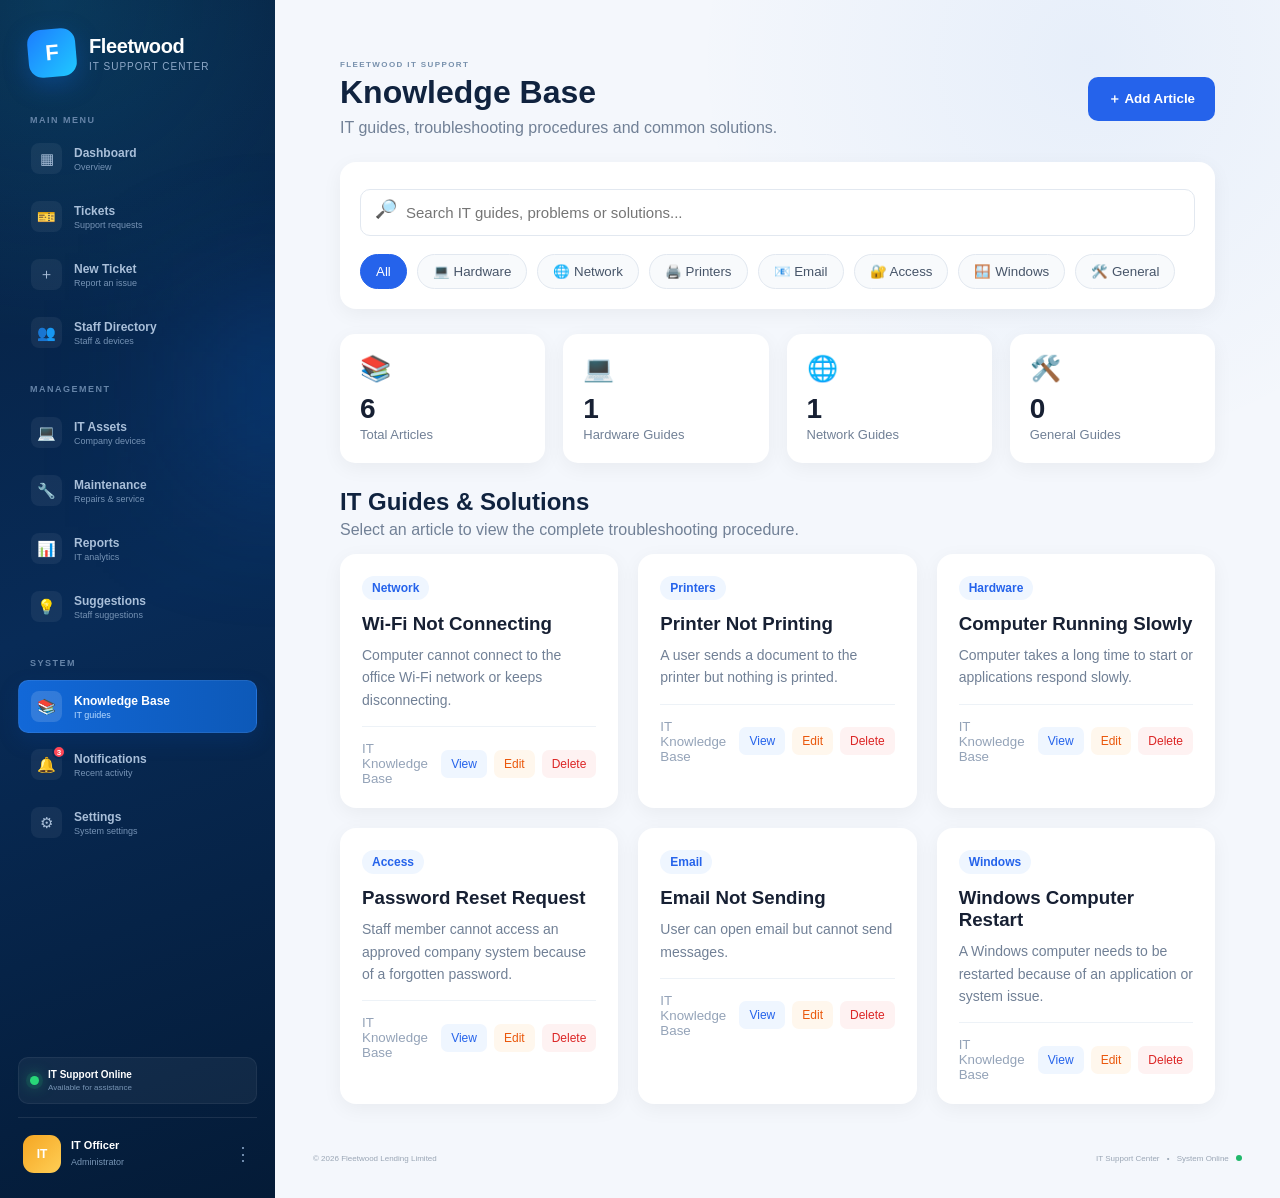
<file: knowledge-base.html>
<!DOCTYPE html>

<html lang="en">

<head>

<meta charset="UTF-8">

<meta
    name="viewport"
    content="width=device-width, initial-scale=1.0"
>

<title>Knowledge Base - Fleetwood IT Support Center</title>

<link
    rel="stylesheet"
    href="style.css"
>

<style>

    /* =====================================================
       KNOWLEDGE BASE
    ====================================================== */

    .kb-page {
        padding: 30px;
    }

    .kb-header {
        display: flex;
        justify-content: space-between;
        align-items: center;
        gap: 20px;
        margin-bottom: 25px;
    }

    .kb-header h1 {
        margin-bottom: 8px;
    }

    .kb-header p {
        color: #718096;
    }

    .kb-add-btn {
        border: none;
        background: #2563eb;
        color: white;
        padding: 13px 20px;
        border-radius: 10px;
        font-weight: 600;
        cursor: pointer;
    }

    .kb-add-btn:hover {
        opacity: 0.9;
    }

    /* SEARCH */

    .kb-search {
        background: white;
        border-radius: 16px;
        padding: 20px;
        margin-bottom: 25px;
        box-shadow: 0 5px 20px rgba(0,0,0,0.05);
    }

    .kb-search-box {
        position: relative;
    }

    .kb-search-box span {
        position: absolute;
        left: 15px;
        top: 50%;
        transform: translateY(-50%);
        font-size: 18px;
    }

    .kb-search-box input {
        width: 100%;
        padding: 14px 15px 14px 45px;
        border: 1px solid #e2e8f0;
        border-radius: 10px;
        outline: none;
        font-size: 15px;
    }

    .kb-search-box input:focus {
        border-color: #2563eb;
    }

    /* CATEGORIES */

    .kb-categories {
        display: flex;
        flex-wrap: wrap;
        gap: 10px;
        margin-top: 18px;
    }

    .category-btn {
        border: 1px solid #e2e8f0;
        background: #f8fafc;
        padding: 9px 15px;
        border-radius: 20px;
        cursor: pointer;
        color: #475569;
    }

    .category-btn.active,
    .category-btn:hover {
        background: #2563eb;
        color: white;
        border-color: #2563eb;
    }

    /* STAT CARDS */

    .kb-stats {
        display: grid;
        grid-template-columns: repeat(4, 1fr);
        gap: 18px;
        margin-bottom: 25px;
    }

    .kb-stat {
        background: white;
        border-radius: 15px;
        padding: 20px;
        box-shadow: 0 5px 20px rgba(0,0,0,0.05);
    }

    .kb-stat-icon {
        font-size: 25px;
        margin-bottom: 10px;
    }

    .kb-stat strong {
        display: block;
        font-size: 28px;
        color: #172033;
    }

    .kb-stat span {
        color: #718096;
        font-size: 13px;
    }

    /* ARTICLES */

    .kb-section-title {
        margin-bottom: 15px;
    }

    .kb-section-title h2 {
        margin-bottom: 5px;
    }

    .kb-section-title p {
        color: #718096;
    }

    .kb-articles {
        display: grid;
        grid-template-columns: repeat(3, 1fr);
        gap: 20px;
    }

    .kb-card {
        background: white;
        border-radius: 16px;
        padding: 22px;
        box-shadow: 0 5px 20px rgba(0,0,0,0.05);
        transition: 0.2s;
    }

    .kb-card:hover {
        transform: translateY(-3px);
    }

    .kb-card-category {
        display: inline-block;
        background: #eff6ff;
        color: #2563eb;
        padding: 5px 10px;
        border-radius: 20px;
        font-size: 12px;
        font-weight: 600;
        margin-bottom: 13px;
    }

    .kb-card h3 {
        margin-bottom: 9px;
        color: #172033;
    }

    .kb-card p {
        color: #718096;
        font-size: 14px;
        line-height: 1.6;
        margin-bottom: 15px;
    }

    .kb-card-footer {
        display: flex;
        justify-content: space-between;
        align-items: center;
        border-top: 1px solid #edf2f7;
        padding-top: 14px;
    }

    .kb-card-footer small {
        color: #94a3b8;
    }

    .kb-card-actions {
        display: flex;
        gap: 7px;
    }

    .kb-view-btn,
    .kb-edit-btn,
    .kb-delete-btn {
        border: none;
        padding: 7px 10px;
        border-radius: 7px;
        cursor: pointer;
        font-size: 12px;
    }

    .kb-view-btn {
        background: #eff6ff;
        color: #2563eb;
    }

    .kb-edit-btn {
        background: #fff7ed;
        color: #ea580c;
    }

    .kb-delete-btn {
        background: #fef2f2;
        color: #dc2626;
    }

    .kb-empty {
        background: white;
        border-radius: 15px;
        padding: 45px;
        text-align: center;
        color: #718096;
        grid-column: 1 / -1;
    }

    /* MODAL */

    .kb-modal {
        display: none;
        position: fixed;
        inset: 0;
        background: rgba(15, 23, 42, 0.65);
        z-index: 9999;
        align-items: center;
        justify-content: center;
        padding: 20px;
    }

    .kb-modal.show {
        display: flex;
    }

    .kb-modal-content {
        background: white;
        width: 100%;
        max-width: 700px;
        max-height: 90vh;
        overflow-y: auto;
        border-radius: 18px;
        padding: 25px;
    }

    .kb-modal-header {
        display: flex;
        justify-content: space-between;
        align-items: center;
        margin-bottom: 20px;
    }

    .kb-close {
        border: none;
        background: #f1f5f9;
        width: 35px;
        height: 35px;
        border-radius: 50%;
        font-size: 20px;
        cursor: pointer;
    }

    .kb-form-group {
        margin-bottom: 17px;
    }

    .kb-form-group label {
        display: block;
        font-weight: 600;
        margin-bottom: 7px;
    }

    .kb-form-group input,
    .kb-form-group select,
    .kb-form-group textarea {
        width: 100%;
        border: 1px solid #dbe2ea;
        border-radius: 9px;
        padding: 12px;
        outline: none;
        font-size: 14px;
    }

    .kb-form-group textarea {
        resize: vertical;
        min-height: 130px;
    }

    .kb-form-group input:focus,
    .kb-form-group select:focus,
    .kb-form-group textarea:focus {
        border-color: #2563eb;
    }

    .kb-form-actions {
        display: flex;
        justify-content: flex-end;
        gap: 10px;
        margin-top: 20px;
    }

    .kb-cancel-btn,
    .kb-save-btn {
        border: none;
        padding: 12px 20px;
        border-radius: 9px;
        cursor: pointer;
        font-weight: 600;
    }

    .kb-cancel-btn {
        background: #e2e8f0;
        color: #334155;
    }

    .kb-save-btn {
        background: #2563eb;
        color: white;
    }

    /* ARTICLE VIEW */

    .article-view-category {
        display: inline-block;
        background: #eff6ff;
        color: #2563eb;
        padding: 6px 12px;
        border-radius: 20px;
        font-size: 12px;
        font-weight: 600;
        margin-bottom: 12px;
    }

    .article-view h2 {
        margin-bottom: 10px;
    }

    .article-description {
        color: #64748b;
        line-height: 1.7;
        margin-bottom: 20px;
    }

    .article-solution {
        background: #f8fafc;
        border-radius: 12px;
        padding: 20px;
        line-height: 1.8;
        white-space: pre-line;
    }

    /* RESPONSIVE */

    @media (max-width: 1000px) {

        .kb-stats {
            grid-template-columns: repeat(2, 1fr);
        }

        .kb-articles {
            grid-template-columns: repeat(2, 1fr);
        }

    }

    @media (max-width: 700px) {

        .kb-page {
            padding: 20px;
        }

        .kb-header {
            flex-direction: column;
            align-items: flex-start;
        }

        .kb-stats {
            grid-template-columns: 1fr;
        }

        .kb-articles {
            grid-template-columns: 1fr;
        }

    }

</style>

</head>

<body>

<div class="app">

<!-- =====================================================
     SIDEBAR
====================================================== -->

<aside class="sidebar">

    <div class="sidebar-glow"></div>

    <!-- LOGO -->

    <div class="logo">

        <div class="logo-icon">
            <span>F</span>
        </div>

        <div class="logo-text">

            <h2>Fleetwood</h2>

            <span>
                IT Support Center
            </span>

        </div>

    </div>


    <div class="nav-label">
        MAIN MENU
    </div>


    <nav>

        <a href="dashboard.html">

            <span class="nav-icon">▦</span>

            <div>

                <strong>Dashboard</strong>

                <small>Overview</small>

            </div>

        </a>


        <a href="tickets.html">

            <span class="nav-icon">🎫</span>

            <div>

                <strong>Tickets</strong>

                <small>Support requests</small>

            </div>

        </a>


        <a
            href="#"
            onclick="return false;"
        >

            <span class="nav-icon">＋</span>

            <div>

                <strong>New Ticket</strong>

                <small>Report an issue</small>

            </div>

        </a>


        <a href="staff-directory.html">

            <span class="nav-icon">👥</span>

            <div>

                <strong>Staff Directory</strong>

                <small>Staff & devices</small>

            </div>

        </a>


        <div class="nav-label nav-label-space">
            MANAGEMENT
        </div>


        <a href="assets.html">

            <span class="nav-icon">💻</span>

            <div>

                <strong>IT Assets</strong>

                <small>Company devices</small>

            </div>

        </a>


        <a href="maintenance.html">

            <span class="nav-icon">🔧</span>

            <div>

                <strong>Maintenance</strong>

                <small>Repairs & service</small>

            </div>

        </a>


        <a href="reports.html">

            <span class="nav-icon">📊</span>

            <div>

                <strong>Reports</strong>

                <small>IT analytics</small>

            </div>

        </a>


        <a href="suggestions.html">

            <span class="nav-icon">💡</span>

            <div>

                <strong>Suggestions</strong>

                <small>Staff suggestions</small>

            </div>

        </a>


        <div class="nav-label nav-label-space">
            SYSTEM
        </div>


        <!-- ACTIVE KNOWLEDGE BASE -->

        <a
            href="knowledge-base.html"
            class="active"
        >

            <span class="nav-icon">📚</span>

            <div>

                <strong>Knowledge Base</strong>

                <small>IT guides</small>

            </div>

        </a>


        <a href="notifications.html">

            <span class="nav-icon notification-icon">

                🔔

                <b>3</b>

            </span>

            <div>

                <strong>Notifications</strong>

                <small>Recent activity</small>

            </div>

        </a>


        <a href="settings.html">

            <span class="nav-icon">⚙</span>

            <div>

                <strong>Settings</strong>

                <small>System settings</small>

            </div>

        </a>

    </nav>


    <!-- SIDEBAR FOOTER -->

    <div class="sidebar-bottom">

        <div class="support-status">

            <span class="status-dot"></span>

            <div>

                <strong>
                    IT Support Online
                </strong>

                <small>
                    Available for assistance
                </small>

            </div>

        </div>


        <div class="user-mini">

            <div class="avatar">
                IT
            </div>

            <div>

                <strong>
                    IT Officer
                </strong>

                <small>
                    Administrator
                </small>

            </div>

            <span
                class="user-more"
                title="Logout"
                style="cursor:pointer;"
                onclick="logoutKB()"
            >
                ⋮
            </span>

        </div>

    </div>

</aside>


<!-- =====================================================
     MAIN CONTENT
====================================================== -->

<main class="main">

    <div class="kb-page">


        <!-- HEADER -->

        <div class="kb-header">

            <div>

                <div class="section-kicker">
                    FLEETWOOD IT SUPPORT
                </div>

                <h1>
                    Knowledge Base
                </h1>

                <p>
                    IT guides, troubleshooting procedures and common solutions.
                </p>

            </div>


            <button
                type="button"
                class="kb-add-btn"
                onclick="openArticleForm()"
            >

                ＋ Add Article

            </button>

        </div>


        <!-- SEARCH -->

        <div class="kb-search">

            <div class="kb-search-box">

                <span>
                    🔎
                </span>

                <input
                    type="text"
                    id="searchInput"
                    placeholder="Search IT guides, problems or solutions..."
                    oninput="renderArticles()"
                >

            </div>


            <div class="kb-categories">

                <button
                    type="button"
                    class="category-btn active"
                    data-category="All"
                    onclick="filterCategory('All')"
                >
                    All
                </button>

                <button
                    type="button"
                    class="category-btn"
                    data-category="Hardware"
                    onclick="filterCategory('Hardware')"
                >
                    💻 Hardware
                </button>

                <button
                    type="button"
                    class="category-btn"
                    data-category="Network"
                    onclick="filterCategory('Network')"
                >
                    🌐 Network
                </button>

                <button
                    type="button"
                    class="category-btn"
                    data-category="Printers"
                    onclick="filterCategory('Printers')"
                >
                    🖨️ Printers
                </button>

                <button
                    type="button"
                    class="category-btn"
                    data-category="Email"
                    onclick="filterCategory('Email')"
                >
                    📧 Email
                </button>

                <button
                    type="button"
                    class="category-btn"
                    data-category="Access"
                    onclick="filterCategory('Access')"
                >
                    🔐 Access
                </button>

                <button
                    type="button"
                    class="category-btn"
                    data-category="Windows"
                    onclick="filterCategory('Windows')"
                >
                    🪟 Windows
                </button>

                <button
                    type="button"
                    class="category-btn"
                    data-category="General"
                    onclick="filterCategory('General')"
                >
                    🛠️ General
                </button>

            </div>

        </div>


        <!-- STATISTICS -->

        <div class="kb-stats">

            <div class="kb-stat">

                <div class="kb-stat-icon">
                    📚
                </div>

                <strong id="totalArticles">
                    0
                </strong>

                <span>
                    Total Articles
                </span>

            </div>


            <div class="kb-stat">

                <div class="kb-stat-icon">
                    💻
                </div>

                <strong id="hardwareArticles">
                    0
                </strong>

                <span>
                    Hardware Guides
                </span>

            </div>


            <div class="kb-stat">

                <div class="kb-stat-icon">
                    🌐
                </div>

                <strong id="networkArticles">
                    0
                </strong>

                <span>
                    Network Guides
                </span>

            </div>


            <div class="kb-stat">

                <div class="kb-stat-icon">
                    🛠️
                </div>

                <strong id="generalArticles">
                    0
                </strong>

                <span>
                    General Guides
                </span>

            </div>

        </div>


        <!-- ARTICLES -->

        <div class="kb-section-title">

            <h2>
                IT Guides & Solutions
            </h2>

            <p>
                Select an article to view the complete troubleshooting procedure.
            </p>

        </div>


        <div
            class="kb-articles"
            id="articlesContainer"
        >
        </div>


    </div>


    <!-- FOOTER -->

    <footer class="dashboard-footer">

        <div>
            © 2026 Fleetwood Lending Limited
        </div>

        <div>

            IT Support Center

            <span>•</span>

            System Online

            <i></i>

        </div>

    </footer>

</main>

</div>

<!-- =====================================================
     ADD / EDIT ARTICLE MODAL
====================================================== -->

<div
    class="kb-modal"
    id="articleModal"
>

<div class="kb-modal-content">

    <div class="kb-modal-header">

        <div>

            <div class="section-kicker">
                IT KNOWLEDGE
            </div>

            <h2 id="modalTitle">
                Add New Article
            </h2>

        </div>


        <button
            type="button"
            class="kb-close"
            onclick="closeArticleForm()"
        >
            ×
        </button>

    </div>


    <form id="articleForm">

        <input
            type="hidden"
            id="articleId"
        >


        <div class="kb-form-group">

            <label>
                Article Title
            </label>

            <input
                type="text"
                id="articleTitle"
                placeholder="Example: Wi-Fi Not Connecting"
                required
            >

        </div>


        <div class="kb-form-group">

            <label>
                Category
            </label>

            <select
                id="articleCategory"
                required
            >

                <option value="">
                    Select category
                </option>

                <option value="Hardware">
                    Hardware
                </option>

                <option value="Network">
                    Network
                </option>

                <option value="Printers">
                    Printers
                </option>

                <option value="Email">
                    Email
                </option>

                <option value="Access">
                    Access
                </option>

                <option value="Windows">
                    Windows
                </option>

                <option value="General">
                    General
                </option>

            </select>

        </div>


        <div class="kb-form-group">

            <label>
                Problem / Symptoms
            </label>

            <textarea
                id="articleProblem"
                placeholder="Describe the problem or symptoms..."
                required
            ></textarea>

        </div>


        <div class="kb-form-group">

            <label>
                Solution / Troubleshooting Steps
            </label>

            <textarea
                id="articleSolution"
                placeholder="Enter the step-by-step solution..."
                required
            ></textarea>

        </div>


        <div class="kb-form-actions">

            <button
                type="button"
                class="kb-cancel-btn"
                onclick="closeArticleForm()"
            >
                Cancel
            </button>

            <button
                type="submit"
                class="kb-save-btn"
            >
                Save Article
            </button>

        </div>

    </form>

</div>

</div>

<!-- =====================================================
     VIEW ARTICLE MODAL
====================================================== -->

<div
    class="kb-modal"
    id="viewArticleModal"
>

<div class="kb-modal-content">

    <div class="kb-modal-header">

        <div>
            <div class="section-kicker">
                IT KNOWLEDGE BASE
            </div>
        </div>

        <button
            type="button"
            class="kb-close"
            onclick="closeViewArticle()"
        >
            ×
        </button>

    </div>


    <div class="article-view">

        <span
            class="article-view-category"
            id="viewCategory"
        >
            General
        </span>


        <h2 id="viewTitle">
            Article Title
        </h2>


        <h3>
            Problem / Symptoms
        </h3>

        <p
            class="article-description"
            id="viewProblem"
        >
        </p>


        <h3>
            Solution / Troubleshooting Steps
        </h3>

        <div
            class="article-solution"
            id="viewSolution"
        >
        </div>

    </div>

</div>

</div>

<script>

    /* =====================================================
       DEFAULT ARTICLES
    ====================================================== */

    const defaultArticles = [

        {
            id: 1,
            title: "Wi-Fi Not Connecting",
            category: "Network",
            problem: "Computer cannot connect to the office Wi-Fi network or keeps disconnecting.",
            solution:
`1. Check that Wi-Fi is enabled on the computer.

2. Confirm that Airplane Mode is turned off.

3. Disconnect from the Wi-Fi and reconnect.

4. Restart the computer.

5. Check whether other computers can connect to the same network.

6. If other devices also cannot connect, check the network equipment.

7. Escalate to IT/network support if the issue continues.`
        },

        {
            id: 2,
            title: "Printer Not Printing",
            category: "Printers",
            problem: "A user sends a document to the printer but nothing is printed.",
            solution:
`1. Confirm that the printer is powered on.

2. Check whether the printer shows any error message.

3. Confirm that the computer is connected to the correct printer.

4. Check the printer queue for stuck documents.

5. Clear any failed print jobs.

6. Restart the Print Spooler if necessary.

7. Print a test page.

8. Escalate to IT if the problem continues.`
        },

        {
            id: 3,
            title: "Computer Running Slowly",
            category: "Hardware",
            problem: "Computer takes a long time to start or applications respond slowly.",
            solution:
`1. Restart the computer.

2. Close applications that are not being used.

3. Check available storage space.

4. Open Task Manager and check CPU and memory usage.

5. Disable unnecessary startup applications.

6. Run the approved security scan.

7. Check whether Windows updates are pending.

8. Escalate to IT if the computer remains slow.`
        },

        {
            id: 4,
            title: "Password Reset Request",
            category: "Access",
            problem: "Staff member cannot access an approved company system because of a forgotten password.",
            solution:
`1. Confirm the identity of the staff member using the company's approved verification process.

2. Confirm the system they are trying to access.

3. Use the approved password reset procedure.

4. Never request or record the user's existing password.

5. Ask the user to create a new secure password where applicable.

6. Confirm that the user can successfully log in.

7. Record the support activity if required.`
        },

        {
            id: 5,
            title: "Email Not Sending",
            category: "Email",
            problem: "User can open email but cannot send messages.",
            solution:
`1. Check the internet connection.

2. Confirm that the email application is connected.

3. Check the Outbox for stuck messages.

4. Confirm that the recipient's email address is correct.

5. Restart the email application.

6. Try sending a test message.

7. Check whether other users are experiencing the same issue.

8. Escalate if the problem affects multiple users or continues.`
        },

        {
            id: 6,
            title: "Windows Computer Restart",
            category: "Windows",
            problem: "A Windows computer needs to be restarted because of an application or system issue.",
            solution:
`1. Save all open work.

2. Close applications.

3. Select the Windows Start menu.

4. Select Power.

5. Select Restart.

6. Wait for Windows to restart completely.

7. Test the application or service again.`
        }

    ];


    /* =====================================================
       LOAD ARTICLES
    ====================================================== */

    let articles =
        JSON.parse(
            localStorage.getItem("fleetwoodKnowledgeBase")
        ) || defaultArticles;

    let selectedCategory = "All";


    /* =====================================================
       SAVE ARTICLES
    ====================================================== */

    function saveArticles() {

        localStorage.setItem(
            "fleetwoodKnowledgeBase",
            JSON.stringify(articles)
        );

    }


    /* =====================================================
       RENDER ARTICLES
    ====================================================== */

    function renderArticles() {

        const container =
            document.getElementById("articlesContainer");

        const search =
            document.getElementById("searchInput")
                .value
                .toLowerCase()
                .trim();


        let filtered = articles.filter(article => {

            const matchesCategory =
                selectedCategory === "All" ||
                article.category === selectedCategory;

            const matchesSearch =
                article.title.toLowerCase().includes(search) ||
                article.category.toLowerCase().includes(search) ||
                article.problem.toLowerCase().includes(search) ||
                article.solution.toLowerCase().includes(search);

            return matchesCategory && matchesSearch;

        });


        updateStats();


        if (filtered.length === 0) {

            container.innerHTML = `

                <div class="kb-empty">

                    <div style="font-size:45px;">
                        🔎
                    </div>

                    <h3>
                        No articles found
                    </h3>

                    <p>
                        Try another search term or category.
                    </p>

                </div>

            `;

            return;

        }


        container.innerHTML =
            filtered.map(article => `

                <div class="kb-card">

                    <span class="kb-card-category">
                        ${escapeHTML(article.category)}
                    </span>

                    <h3>
                        ${escapeHTML(article.title)}
                    </h3>

                    <p>
                        ${escapeHTML(article.problem)}
                    </p>

                    <div class="kb-card-footer">

                        <small>
                            IT Knowledge Base
                        </small>

                        <div class="kb-card-actions">

                            <button
                                type="button"
                                class="kb-view-btn"
                                onclick="viewArticle(${article.id})"
                            >
                                View
                            </button>

                            <button
                                type="button"
                                class="kb-edit-btn"
                                onclick="editArticle(${article.id})"
                            >
                                Edit
                            </button>

                            <button
                                type="button"
                                class="kb-delete-btn"
                                onclick="deleteArticle(${article.id})"
                            >
                                Delete
                            </button>

                        </div>

                    </div>

                </div>

            `).join("");

    }


    /* =====================================================
       UPDATE STATISTICS
    ====================================================== */

    function updateStats() {

        document.getElementById("totalArticles").textContent =
            articles.length;

        document.getElementById("hardwareArticles").textContent =
            articles.filter(a => a.category === "Hardware").length;

        document.getElementById("networkArticles").textContent =
            articles.filter(a => a.category === "Network").length;

        document.getElementById("generalArticles").textContent =
            articles.filter(a => a.category === "General").length;

    }


    /* =====================================================
       CATEGORY FILTER
    ====================================================== */

    function filterCategory(category) {

        selectedCategory = category;


        document
            .querySelectorAll(".category-btn")
            .forEach(button => {

                button.classList.remove("active");

                if (
                    button.dataset.category === category
                ) {

                    button.classList.add("active");

                }

            });


        renderArticles();

    }


    /* =====================================================
       OPEN ARTICLE FORM
    ====================================================== */

    function openArticleForm() {

        document.getElementById("articleForm").reset();

        document.getElementById("articleId").value = "";

        document.getElementById("modalTitle").textContent =
            "Add New Article";

        document
            .getElementById("articleModal")
            .classList.add("show");

    }


    /* =====================================================
       CLOSE ARTICLE FORM
    ====================================================== */

    function closeArticleForm() {

        document
            .getElementById("articleModal")
            .classList.remove("show");

    }


    /* =====================================================
       SAVE ARTICLE
    ====================================================== */

    document
        .getElementById("articleForm")
        .addEventListener("submit", function(event) {

            event.preventDefault();


            const id =
                document.getElementById("articleId").value;

            const articleData = {

                title:
                    document
                        .getElementById("articleTitle")
                        .value
                        .trim(),

                category:
                    document
                        .getElementById("articleCategory")
                        .value,

                problem:
                    document
                        .getElementById("articleProblem")
                        .value
                        .trim(),

                solution:
                    document
                        .getElementById("articleSolution")
                        .value
                        .trim()

            };


            if (id) {

                const index =
                    articles.findIndex(
                        article => article.id == id
                    );

                if (index !== -1) {

                    articles[index] = {

                        ...articles[index],
                        ...articleData

                    };

                }

            } else {

                articles.push({

                    id: Date.now(),

                    ...articleData

                });

            }


            saveArticles();

            closeArticleForm();

            renderArticles();

            alert("Article saved successfully.");

        });


    /* =====================================================
       EDIT ARTICLE
    ====================================================== */

    function editArticle(id) {

        const article =
            articles.find(
                item => item.id === id
            );

        if (!article) return;


        document.getElementById("articleId").value =
            article.id;

        document.getElementById("articleTitle").value =
            article.title;

        document.getElementById("articleCategory").value =
            article.category;

        document.getElementById("articleProblem").value =
            article.problem;

        document.getElementById("articleSolution").value =
            article.solution;


        document.getElementById("modalTitle").textContent =
            "Edit Article";


        document
            .getElementById("articleModal")
            .classList.add("show");

    }


    /* =====================================================
       DELETE ARTICLE
    ====================================================== */

    function deleteArticle(id) {

        const article =
            articles.find(
                item => item.id === id
            );

        if (!article) return;


        const confirmDelete =
            confirm(
                `Are you sure you want to delete "${article.title}"?`
            );


        if (!confirmDelete) return;


        articles =
            articles.filter(
                item => item.id !== id
            );


        saveArticles();

        renderArticles();

    }


    /* =====================================================
       VIEW ARTICLE
    ====================================================== */

    function viewArticle(id) {

        const article =
            articles.find(
                item => item.id === id
            );

        if (!article) return;


        document.getElementById("viewCategory").textContent =
            article.category;

        document.getElementById("viewTitle").textContent =
            article.title;

        document.getElementById("viewProblem").textContent =
            article.problem;

        document.getElementById("viewSolution").textContent =
            article.solution;


        document
            .getElementById("viewArticleModal")
            .classList.add("show");

    }


    /* =====================================================
       CLOSE VIEW ARTICLE
    ====================================================== */

    function closeViewArticle() {

        document
            .getElementById("viewArticleModal")
            .classList.remove("show");

    }


    /* =====================================================
       ESCAPE HTML
    ====================================================== */

    function escapeHTML(value) {

        const div =
            document.createElement("div");

        div.textContent = value;

        return div.innerHTML;

    }


    /* =====================================================
       LOGOUT
    ====================================================== */

    function logoutKB() {

        if (
            confirm("Are you sure you want to logout?")
        ) {

            window.location.href = "index.html";

        }

    }


    /* =====================================================
       CLOSE MODALS WHEN CLICKING OUTSIDE
    ====================================================== */

    window.addEventListener("click", function(event) {

        const articleModal =
            document.getElementById("articleModal");

        const viewModal =
            document.getElementById("viewArticleModal");


        if (event.target === articleModal) {

            closeArticleForm();

        }


        if (event.target === viewModal) {

            closeViewArticle();

        }

    });


    /* =====================================================
       INITIAL LOAD
    ====================================================== */

    renderArticles();

</script>

</body>

</html>
</file>
<file: style.css>
* {
    margin: 0;
    padding: 0;
    box-sizing: border-box;
}

:root {
    --fleet-blue: #1268d8;
    --fleet-blue-dark: #062852;
    --fleet-blue-light: #eaf3ff;
    --fleet-cyan: #20c9ff;
    --fleet-purple: #7657ff;
    --fleet-green: #20b86b;
    --fleet-orange: #f59e0b;
    --fleet-red: #ef4050;

    --text-dark: #10233f;
    --text: #34445a;
    --text-light: #8290a3;

    --background: #f4f7fc;
    --white: #ffffff;

    --border: #e7edf5;

    --shadow:
        0 10px 35px rgba(25, 66, 120, 0.07);
}

html {
    scroll-behavior: smooth;
}

body {
    font-family:
        Arial,
        Helvetica,
        sans-serif;

    background:
        radial-gradient(
            circle at 85% 5%,
            rgba(18, 104, 216, 0.06),
            transparent 25%
        ),
        #f4f7fc;

    color: var(--text-dark);

    min-height: 100vh;
}

button,
input,
select,
textarea {
    font-family: inherit;
}

button {
    cursor: pointer;
}

button,
a {
    -webkit-tap-highlight-color: transparent;
}

.app {
    display: flex;
    min-height: 100vh;
}


/* =====================================================
   SIDEBAR
===================================================== */

.sidebar {
    width: 275px;

    background:
        radial-gradient(
            circle at 20% 0%,
            rgba(32, 201, 255, 0.15),
            transparent 28%
        ),
        linear-gradient(
            160deg,
            #061f3e 0%,
            #082b57 50%,
            #041b37 100%
        );

    color: white;

    padding: 25px 18px;

    display: flex;
    flex-direction: column;

    flex-shrink: 0;

    position: relative;

    overflow: hidden;
}

.sidebar-glow {
    position: absolute;

    width: 180px;
    height: 180px;

    background: rgba(18, 104, 216, 0.25);

    filter: blur(70px);

    top: 25%;
    right: -100px;

    pointer-events: none;
}

.logo {
    display: flex;
    align-items: center;

    gap: 13px;

    padding: 4px 10px 30px;

    position: relative;
    z-index: 2;
}

.logo-icon {
    width: 48px;
    height: 48px;

    border-radius: 14px;

    background:
        linear-gradient(
            135deg,
            #1c7dff,
            #20c9ff
        );

    display: flex;
    align-items: center;
    justify-content: center;

    font-size: 22px;
    font-weight: 900;

    box-shadow:
        0 8px 25px rgba(18, 104, 216, 0.35);

    transform: rotate(-5deg);

    transition: 0.3s;
}

.logo:hover .logo-icon {
    transform:
        rotate(5deg)
        scale(1.07);
}

.logo-text h2 {
    font-size: 20px;
    letter-spacing: -0.4px;
}

.logo-text span {
    display: block;

    font-size: 10px;

    color: #8fa9c8;

    margin-top: 3px;

    text-transform: uppercase;

    letter-spacing: 1px;
}


/* =====================================================
   NAV
===================================================== */

.nav-label {
    color: #6684a8;

    font-size: 9px;

    font-weight: bold;

    letter-spacing: 1.5px;

    padding:
        8px
        12px
        7px;
}

.nav-label-space {
    margin-top: 12px;
}

nav {
    display: flex;
    flex-direction: column;

    gap: 5px;

    position: relative;

    z-index: 2;
}

nav a {
    color: #a9bfd9;

    text-decoration: none;

    padding: 10px 12px;

    border-radius: 10px;

    display: flex;

    gap: 12px;

    align-items: center;

    transition:
        transform 0.2s,
        background 0.2s,
        color 0.2s;

    border: 1px solid transparent;
}

nav a:hover {
    background: rgba(255, 255, 255, 0.07);

    color: white;

    transform:
        translateX(3px);
}

nav a.active {
    background:
        linear-gradient(
            90deg,
            #1268d8,
            #0d59b8
        );

    color: white;

    box-shadow:
        0 8px 20px rgba(0, 70, 160, 0.22);

    border-color:
        rgba(255, 255, 255, 0.08);
}

nav a > div {
    min-width: 0;
}

nav a strong {
    display: block;

    font-size: 12px;
}

nav a small {
    display: block;

    font-size: 9px;

    color: #7693b5;

    margin-top: 2px;
}

nav a.active small {
    color: #b8dbff;
}

.nav-icon {
    width: 31px;
    height: 31px;

    border-radius: 8px;

    background:
        rgba(255, 255, 255, 0.06);

    display: flex;

    align-items: center;
    justify-content: center;

    font-size: 15px;

    flex-shrink: 0;
}

nav a.active .nav-icon {
    background:
        rgba(255, 255, 255, 0.14);
}

.notification-icon {
    position: relative;
}

.notification-icon b {
    position: absolute;

    top: -4px;
    right: -4px;

    width: 14px;
    height: 14px;

    border-radius: 50%;

    background: #ff4656;

    color: white;

    font-size: 8px;

    display: flex;

    align-items: center;
    justify-content: center;

    border: 2px solid #082b57;
}


/* =====================================================
   SIDEBAR FOOTER
===================================================== */

.sidebar-bottom {
    margin-top: auto;

    position: relative;

    z-index: 2;
}

.support-status {
    display: flex;

    align-items: center;

    gap: 9px;

    background:
        rgba(255, 255, 255, 0.05);

    border:
        1px solid rgba(255, 255, 255, 0.06);

    padding: 11px;

    border-radius: 10px;

    margin-bottom: 13px;
}

.support-status strong {
    display: block;

    font-size: 10px;
}

.support-status small {
    color: #7895b5;

    font-size: 8px;

    display: block;

    margin-top: 3px;
}

.status-dot {
    width: 9px;
    height: 9px;

    border-radius: 50%;

    background: #28d878;

    box-shadow:
        0 0 0 4px rgba(40, 216, 120, 0.1),
        0 0 15px rgba(40, 216, 120, 0.7);

    animation: onlinePulse 2s infinite;
}

@keyframes onlinePulse {
    0%,
    100% {
        box-shadow:
            0 0 0 4px rgba(40, 216, 120, 0.1),
            0 0 15px rgba(40, 216, 120, 0.7);
    }

    50% {
        box-shadow:
            0 0 0 7px rgba(40, 216, 120, 0.04),
            0 0 22px rgba(40, 216, 120, 0.9);
    }
}

.user-mini {
    border-top:
        1px solid rgba(255, 255, 255, 0.09);

    padding:
        17px
        5px
        0;

    display: flex;

    align-items: center;

    gap: 10px;
}

.avatar {
    width: 38px;
    height: 38px;

    background:
        linear-gradient(
            135deg,
            #f5a623,
            #ffce55
        );

    border-radius: 11px;

    display: flex;

    align-items: center;
    justify-content: center;

    color: white;

    font-weight: bold;

    font-size: 12px;
}

.user-mini strong {
    display: block;

    font-size: 11px;
}

.user-mini small {
    color: #7895b5;

    font-size: 9px;
}

.user-more {
    margin-left: auto;

    color: #7693b5;

    font-size: 18px;
}


/* =====================================================
   MAIN
===================================================== */

.main {
    flex: 1;

    padding: 30px 35px;

    overflow-x: hidden;

    min-width: 0;
}


/* =====================================================
   TOPBAR
===================================================== */

.topbar {
    display: flex;

    justify-content: space-between;

    align-items: center;

    margin-bottom: 24px;

    gap: 20px;
}

.breadcrumb {
    color: #8a98aa;

    font-size: 10px;

    margin-bottom: 7px;

    font-weight: 600;
}

.breadcrumb span {
    padding: 0 6px;

    color: #b3bfcd;
}

.topbar h1 {
    font-size: 25px;

    color: var(--text-dark);

    letter-spacing: -0.6px;
}

.topbar p {
    color: #7c8b9f;

    margin-top: 6px;

    font-size: 12px;
}

.topbar-actions {
    display: flex;

    align-items: center;

    gap: 10px;
}

.icon-button {
    width: 43px;
    height: 43px;

    border:
        1px solid var(--border);

    background: white;

    border-radius: 11px;

    position: relative;

    font-size: 16px;

    box-shadow:
        0 5px 15px rgba(20, 50, 90, 0.04);
}

.icon-button:hover {
    transform: translateY(-2px);
}

.notification-dot {
    position: absolute;

    width: 7px;
    height: 7px;

    background: #ef4050;

    border-radius: 50%;

    top: 9px;
    right: 9px;

    border: 2px solid white;
}

.new-ticket-btn {
    border: none;

    background:
        linear-gradient(
            135deg,
            #1268d8,
            #1685f5
        );

    color: white;

    padding: 12px 17px;

    border-radius: 10px;

    font-weight: bold;

    box-shadow:
        0 8px 20px rgba(18, 104, 216, 0.23);

    transition: 0.25s;
}

.new-ticket-btn:hover {
    transform:
        translateY(-2px);

    box-shadow:
        0 12px 25px rgba(18, 104, 216, 0.3);
}


/* =====================================================
   HERO
===================================================== */

.hero {
    min-height: 245px;

    border-radius: 20px;

    margin-bottom: 22px;

    padding: 30px 35px;

    position: relative;

    overflow: hidden;

    background:
        radial-gradient(
            circle at 80% 50%,
            rgba(32, 201, 255, 0.2),
            transparent 25%
        ),
        radial-gradient(
            circle at 15% 100%,
            rgba(118, 87, 255, 0.25),
            transparent 35%
        ),
        linear-gradient(
            125deg,
            #062751,
            #0a4483 55%,
            #1268d8
        );

    box-shadow:
        0 18px 40px rgba(9, 64, 125, 0.18);
}

.hero::before {
    content: "";

    position: absolute;

    width: 250px;
    height: 250px;

    border:
        1px solid rgba(255,255,255,0.12);

    border-radius: 50%;

    right: 80px;
    top: -80px;
}

.hero::after {
    content: "";

    position: absolute;

    width: 350px;
    height: 350px;

    border:
        1px solid rgba(255,255,255,0.06);

    border-radius: 50%;

    right: -10px;
    top: -130px;
}

.hero-content {
    position: relative;

    z-index: 5;

    max-width: 570px;
}

.hero-tag {
    display: inline-flex;

    align-items: center;

    gap: 7px;

    font-size: 9px;

    font-weight: bold;

    letter-spacing: 1.5px;

    color: #a9ddff;

    margin-bottom: 13px;
}

.pulse {
    width: 7px;
    height: 7px;

    border-radius: 50%;

    background: #20d878;

    box-shadow:
        0 0 10px #20d878;
}

.hero h2 {
    color: white;

    font-size: 32px;

    line-height: 1.1;

    letter-spacing: -1px;

    max-width: 500px;
}

.hero h2 span {
    color: #55d5ff;
}

.hero p {
    color: #bdd5ed;

    max-width: 540px;

    font-size: 12px;

    line-height: 1.7;

    margin-top: 11px;
}

.hero-actions {
    display: flex;

    gap: 10px;

    margin-top: 20px;
}

.hero-button {
    border: none;

    background: white;

    color: #0b4d98;

    padding: 11px 16px;

    border-radius: 9px;

    font-weight: bold;

    font-size: 11px;

    transition: 0.25s;
}

.hero-button:hover {
    transform:
        translateY(-2px);

    box-shadow:
        0 8px 20px rgba(0,0,0,0.15);
}

.hero-secondary {
    border:
        1px solid rgba(255,255,255,0.18);

    background:
        rgba(255,255,255,0.06);

    color: white;

    padding: 11px 16px;

    border-radius: 9px;

    font-size: 11px;

    font-weight: bold;
}

.hero-secondary:hover {
    background:
        rgba(255,255,255,0.12);
}


/* =====================================================
   HERO FLOATING OBJECTS
===================================================== */

.hero-visual {
    position: absolute;

    right: 40px;
    top: 0;

    width: 370px;
    height: 100%;

    pointer-events: none;
}

.orbit {
    position: absolute;

    border:
        1px dashed rgba(255,255,255,0.15);

    border-radius: 50%;
}

.orbit-one {
    width: 260px;
    height: 150px;

    top: 50px;
    right: 40px;

    transform: rotate(-18deg);
}

.orbit-two {
    width: 190px;
    height: 100px;

    top: 70px;
    right: 75px;

    transform: rotate(25deg);
}

.floating-object {
    position: absolute;

    display: flex;

    align-items: center;
    justify-content: center;

    filter:
        drop-shadow(
            0 15px 18px rgba(0,0,0,0.18)
        );
}

.laptop {
    width: 185px;
    height: 135px;

    left: 95px;
    top: 48px;

    animation:
        laptopFloat 4s ease-in-out infinite;
}

.laptop-screen {
    width: 150px;
    height: 98px;

    background:
        linear-gradient(
            145deg,
            #172f4d,
            #081a30
        );

    border:
        4px solid #9eb5ce;

    border-radius: 9px 9px 5px 5px;

    padding: 8px;

    box-shadow:
        0 10px 30px rgba(0,0,0,0.3);
}

.screen-top {
    height: 6px;

    background: #1e7cf1;

    border-radius: 3px;

    margin-bottom: 8px;
}

.screen-content {
    background:
        #0b213b;

    padding: 7px;

    height: 70px;

    border-radius: 4px;
}

.screen-line {
    height: 5px;

    background: #285a88;

    border-radius: 4px;

    margin-bottom: 5px;
}

.screen-line.long {
    width: 75%;
}

.screen-line.medium {
    width: 50%;
}

.screen-cards {
    display: flex;

    gap: 5px;

    margin-top: 10px;
}

.screen-cards span {
    width: 30px;
    height: 20px;

    border-radius: 3px;

    background:
        linear-gradient(
            135deg,
            #1268d8,
            #20c9ff
        );
}

.laptop-base {
    position: absolute;

    bottom: 1px;

    left: 5px;

    width: 175px;
    height: 13px;

    background:
        linear-gradient(
            #d5e0ea,
            #839ab1
        );

    border-radius:
        3px
        3px
        10px
        10px;

    transform:
        perspective(50px)
        rotateX(12deg);
}

@keyframes laptopFloat {

    0%,
    100% {
        transform:
            translateY(0)
            rotate(-2deg);
    }

    50% {
        transform:
            translateY(-10px)
            rotate(2deg);
    }

}

.floating-router {
    width: 48px;
    height: 48px;

    background:
        rgba(255,255,255,0.12);

    border:
        1px solid rgba(255,255,255,0.25);

    backdrop-filter: blur(10px);

    border-radius: 14px;

    right: 15px;
    top: 35px;

    font-size: 21px;

    animation:
        floatRouter 5s ease-in-out infinite;
}

@keyframes floatRouter {

    0%,
    100% {
        transform:
            translateY(0)
            rotate(0);
    }

    50% {
        transform:
            translateY(13px)
            rotate(8deg);
    }

}

.floating-cloud {
    width: 48px;
    height: 48px;

    background:
        rgba(255,255,255,0.1);

    border-radius: 14px;

    right: 5px;
    bottom: 35px;

    font-size: 22px;

    animation:
        cloudFloat 6s ease-in-out infinite;
}

@keyframes cloudFloat {

    0%,
    100% {
        transform:
            translate(0,0);
    }

    50% {
        transform:
            translate(-12px,-10px);
    }

}

.floating-shield {
    width: 43px;
    height: 43px;

    background:
        rgba(255,255,255,0.11);

    border-radius: 13px;

    left: 35px;
    top: 35px;

    font-size: 19px;

    animation:
        shieldFloat 5s ease-in-out infinite;
}

@keyframes shieldFloat {

    0%,
    100% {
        transform:
            translateY(0)
            rotate(-5deg);
    }

    50% {
        transform:
            translateY(-14px)
            rotate(5deg);
    }

}

.floating-code {
    width: 43px;
    height: 43px;

    border-radius: 12px;

    background:
        rgba(255,255,255,0.1);

    color: #61d9ff;

    font-family: monospace;

    font-weight: bold;

    right: 95px;
    bottom: 22px;

    animation:
        codeFloat 4.5s ease-in-out infinite;
}

@keyframes codeFloat {

    0%,
    100% {
        transform:
            translateY(0);
    }

    50% {
        transform:
            translateY(-9px);
    }

}


/* =====================================================
   STATISTICS
===================================================== */

.stats {
    display: grid;

    grid-template-columns:
        repeat(4, 1fr);

    gap: 15px;

    margin-bottom: 22px;
}

.stat-card {
    background: white;

    padding: 18px;

    border-radius: 15px;

    box-shadow: var(--shadow);

    border:
        1px solid rgba(220, 230, 242, 0.7);

    position: relative;

    overflow: hidden;

    transition: 0.25s;
}

.stat-card:hover {
    transform:
        translateY(-4px);

    box-shadow:
        0 16px 35px rgba(20, 70, 130, 0.11);
}

.stat-card::after {
    content: "";

    position: absolute;

    width: 75px;
    height: 75px;

    border-radius: 50%;

    right: -30px;
    bottom: -35px;

    opacity: 0.08;
}

.stat-blue::after {
    background: #1268d8;
}

.stat-orange::after {
    background: #f59e0b;
}

.stat-green::after {
    background: #20b86b;
}

.stat-red::after {
    background: #ef4050;
}

.stat-top {
    display: flex;

    justify-content: space-between;

    align-items: center;

    margin-bottom: 15px;
}

.stat-icon {
    width: 41px;
    height: 41px;

    border-radius: 11px;

    display: flex;

    align-items: center;
    justify-content: center;

    font-size: 17px;
}

.stat-blue .stat-icon {
    background: #e9f2ff;
}

.stat-orange .stat-icon {
    background: #fff4df;
}

.stat-green .stat-icon {
    background: #e8f8ef;
}

.stat-red .stat-icon {
    background: #ffeaed;
}

.stat-arrow {
    color: #a7b3c1;

    font-size: 15px;
}

.stat-info span {
    color: #7b8a9e;

    font-size: 11px;
}

.stat-info h2 {
    margin-top: 5px;

    font-size: 27px;

    letter-spacing: -1px;
}

.stat-info small {
    display: block;

    margin-top: 4px;

    color: #9aa6b5;

    font-size: 9px;
}


/* =====================================================
   PANELS
===================================================== */

.dashboard-grid {
    display: grid;

    grid-template-columns:
        1.75fr
        1fr;

    gap: 18px;

    margin-bottom: 18px;
}

.lower-grid {
    display: grid;

    grid-template-columns:
        1.75fr
        1fr;

    gap: 18px;
}

.panel {
    background: white;

    border-radius: 15px;

    padding: 20px;

    box-shadow: var(--shadow);

    border:
        1px solid rgba(220, 230, 242, 0.7);

    min-width: 0;
}

.panel-header {
    display: flex;

    justify-content: space-between;

    align-items: flex-start;

    margin-bottom: 18px;

    gap: 15px;
}

.section-kicker {
    color: #7790ac;

    font-size: 8px;

    letter-spacing: 1.4px;

    font-weight: 800;

    margin-bottom: 5px;
}

.panel-header h2 {
    font-size: 17px;

    letter-spacing: -0.3px;
}

.panel-header p {
    color: #8b98a8;

    font-size: 10px;

    margin-top: 4px;
}

.period-button {
    border:
        1px solid #e3eaf2;

    background: white;

    border-radius: 8px;

    padding: 8px 10px;

    font-size: 9px;

    color: #65758a;
}


/* =====================================================
   CHART
===================================================== */

.overview-body {
    display: grid;

    grid-template-columns:
        1fr
        125px;

    gap: 15px;

    align-items: center;
}

.overview-chart {
    height: 175px;

    display: flex;

    gap: 10px;
}

.chart-y {
    display: flex;

    flex-direction: column;

    justify-content:
        space-between;

    color: #a3afbd;

    font-size: 8px;

    padding-bottom: 22px;
}

.chart-area {
    flex: 1;

    position: relative;

    display: flex;

    align-items: stretch;
}

.chart-grid-line {
    position: absolute;

    left: 0;
    right: 0;

    border-top:
        1px dashed #e7edf4;
}

.chart-grid-line:nth-child(1) {
    top: 0;
}

.chart-grid-line:nth-child(2) {
    top: 25%;
}

.chart-grid-line:nth-child(3) {
    top: 50%;
}

.chart-grid-line:nth-child(4) {
    top: 75%;
}

.chart-bars {
    position: relative;

    z-index: 2;

    width: 100%;

    display: flex;

    align-items: flex-end;

    justify-content:
        space-around;

    padding-top: 10px;

    padding-bottom: 22px;
}

.bar-column {
    height: 100%;

    display: flex;

    flex-direction: column;

    justify-content: flex-end;

    align-items: center;

    gap: 6px;

    width: 30px;
}

.bar {
    width: 16px;

    border-radius:
        5px
        5px
        3px
        3px;

    background:
        linear-gradient(
            to top,
            #1268d8,
            #48c8ff
        );

    min-height: 18px;

    animation:
        barGrow 1s ease backwards;
}

.bar-column:nth-child(2) .bar {
    animation-delay: 0.1s;
}

.bar-column:nth-child(3) .bar {
    animation-delay: 0.2s;
}

.bar-column:nth-child(4) .bar {
    animation-delay: 0.3s;
}

.bar-column:nth-child(5) .bar {
    animation-delay: 0.4s;
}

.bar-column:nth-child(6) .bar {
    animation-delay: 0.5s;
}

.bar-column:nth-child(7) .bar {
    animation-delay: 0.6s;
}

@keyframes barGrow {
    from {
        height: 0 !important;
    }
}

.open-bar {
    height: 55%;
}

.bar-medium {
    height: 40%;
}

.bar-high {
    height: 75%;
}

.bar-small {
    height: 28%;
}

.bar-column span {
    font-size: 8px;

    color: #98a5b4;
}

.overview-summary {
    display: flex;

    flex-direction: column;

    align-items: center;
}

.summary-circle {
    width: 105px;
    height: 105px;

    border-radius: 50%;

    display: flex;

    align-items: center;
    justify-content: center;

    background:
        conic-gradient(
            #1268d8 0deg,
            #1268d8 145deg,
            #f59e0b 145deg,
            #f59e0b 225deg,
            #20b86b 225deg,
            #20b86b 360deg
        );

    position: relative;
}

.summary-circle::before {
    content: "";

    position: absolute;

    width: 78px;
    height: 78px;

    border-radius: 50%;

    background: white;
}

.summary-circle > div {
    position: relative;

    z-index: 2;

    text-align: center;
}

.summary-circle strong {
    display: block;

    font-size: 22px;
}

.summary-circle span {
    color: #8a98a8;

    font-size: 8px;
}

.legend {
    margin-top: 15px;

    display: flex;

    flex-direction: column;

    gap: 7px;

    font-size: 9px;

    color: #718095;
}

.legend div {
    display: flex;

    align-items: center;

    gap: 6px;
}

.legend-dot {
    width: 7px;
    height: 7px;

    border-radius: 50%;

    display: inline-block;
}

.blue-dot {
    background: #1268d8;
}

.orange-dot {
    background: #f59e0b;
}

.green-dot {
    background: #20b86b;
}


/* =====================================================
   QUICK ACTIONS
===================================================== */

.quick-actions {
    display: flex;

    flex-direction: column;

    gap: 8px;
}

.quick-actions button {
    border:
        1px solid #e8edf3;

    background: white;

    border-radius: 10px;

    padding: 10px;

    display: flex;

    align-items: center;

    gap: 10px;

    text-align: left;

    width: 100%;

    transition: 0.2s;
}

.quick-actions button:hover {
    background: #f8fbff;

    border-color: #cfe0f6;

    transform:
        translateX(3px);
}

.quick-icon {
    width: 36px;
    height: 36px;

    border-radius: 9px;

    display: flex;

    align-items: center;
    justify-content: center;

    font-size: 15px;

    flex-shrink: 0;
}

.blue-quick {
    background: #eaf3ff;
}

.purple-quick {
    background: #f0ecff;
}

.green-quick {
    background: #e9f9f0;
}

.orange-quick {
    background: #fff4df;
}

.quick-actions strong {
    display: block;

    color: #27384d;

    font-size: 10px;
}

.quick-actions small {
    display: block;

    color: #94a0ae;

    margin-top: 3px;

    font-size: 8px;
}

.quick-actions b {
    margin-left: auto;

    color: #b0bbc7;

    font-size: 14px;
}


/* =====================================================
   TABLE
===================================================== */

.view-btn {
    background: #edf5ff;

    border: none;

    color: #1268d8;

    font-weight: bold;

    padding: 8px 11px;

    border-radius: 7px;

    font-size: 9px;
}

.view-btn:hover {
    background: #dfeeff;
}

.table-container {
    overflow-x: auto;
}

table {
    width: 100%;

    border-collapse: collapse;

    min-width: 550px;
}

th {
    text-align: left;

    font-size: 8px;

    color: #8b98a8;

    padding:
        10px 8px;

    border-bottom:
        1px solid #e7edf3;

    text-transform: uppercase;

    letter-spacing: 0.5px;
}

td {
    padding:
        12px 8px;

    border-bottom:
        1px solid #eef2f6;

    font-size: 10px;

    color: #4b5a6d;
}

tbody tr {
    transition: 0.2s;
}

tbody tr:hover {
    background: #f8fbff;
}

td strong {
    color: #1268d8;
}


/* =====================================================
   BADGES
===================================================== */

.priority,
.status {
    padding:
        5px 8px;

    border-radius: 20px;

    font-size: 8px;

    font-weight: bold;

    display: inline-block;

    white-space: nowrap;
}

.priority.high {
    background: #ffe5e7;

    color: #d52232;
}

.priority.critical {
    background: #d52232;

    color: white;
}

.priority.normal {
    background: #fff1d8;

    color: #a86c00;
}

.priority.low {
    background: #e7f7ee;

    color: #16844b;
}

.status.open {
    background: #e5efff;

    color: #1666c4;
}

.status.progress {
    background: #fff0da;

    color: #b06a00;
}

.status.resolved {
    background: #e4f7ec;

    color: #16824a;
}


/* =====================================================
   ACTIVITY
===================================================== */

.live-badge {
    background: #e8faf1;

    color: #18a45e;

    font-size: 8px;

    font-weight: bold;

    padding: 5px 8px;

    border-radius: 20px;
}

.activity-list {
    display: flex;

    flex-direction: column;
}

.activity-item {
    display: flex;

    gap: 10px;

    padding:
        11px 0;

    border-bottom:
        1px solid #edf1f5;
}

.activity-item:last-child {
    border-bottom: none;
}

.activity-icon {
    width: 32px;
    height: 32px;

    border-radius: 9px;

    display: flex;

    align-items: center;
    justify-content: center;

    font-size: 13px;

    flex-shrink: 0;
}

.blue-activity {
    background: #eaf3ff;
}

.green-activity {
    background: #e8f9ef;
}

.orange-activity {
    background: #fff3df;
}

.purple-activity {
    background: #f0ecff;
}

.activity-item strong {
    display: block;

    font-size: 9px;

    color: #304156;
}

.activity-item small {
    display: block;

    color: #929eac;

    font-size: 8px;

    margin-top: 3px;
}

.activity-item span {
    display: block;

    color: #b0bac5;

    font-size: 7px;

    margin-top: 4px;
}


/* =====================================================
   FOOTER
===================================================== */

.dashboard-footer {
    display: flex;

    justify-content: space-between;

    align-items: center;

    color: #9aa6b5;

    font-size: 8px;

    padding:
        20px 3px 5px;
}

.dashboard-footer span {
    margin: 0 5px;
}

.dashboard-footer i {
    display: inline-block;

    width: 6px;
    height: 6px;

    border-radius: 50%;

    background: #20b86b;

    margin-left: 5px;
}


/* =====================================================
   MODAL
===================================================== */

.modal {
    position: fixed;

    inset: 0;

    background:
        rgba(3, 24, 49, 0.7);

    backdrop-filter:
        blur(6px);

    display: none;

    align-items: center;

    justify-content: center;

    padding: 20px;

    z-index: 1000;
}

.modal.show {
    display: flex;
}

.modal-content {
    width: 520px;

    max-width: 100%;

    max-height: 90vh;

    overflow-y: auto;

    background: white;

    border-radius: 18px;

    padding: 25px;

    position: relative;

    box-shadow:
        0 30px 70px rgba(0,0,0,0.25);

    animation:
        modalIn 0.25s ease;
}

@keyframes modalIn {
    from {
        opacity: 0;

        transform:
            translateY(20px)
            scale(0.97);
    }

    to {
        opacity: 1;

        transform:
            translateY(0)
            scale(1);
    }
}

.modal-decoration {
    position: absolute;

    width: 100px;
    height: 100px;

    background: #eaf3ff;

    border-radius: 50%;

    right: -50px;
    top: -50px;

    pointer-events: none;
}

.modal-header {
    display: flex;

    justify-content: space-between;

    margin-bottom: 22px;

    gap: 15px;

    position: relative;
}

.modal-header h2 {
    color: #102c4d;

    font-size: 21px;
}

.modal-header p {
    color: #8390a0;

    margin-top: 5px;

    font-size: 11px;
}

.modal-header button {
    border: none;

    background: #f0f2f5;

    width: 35px;
    height: 35px;

    border-radius: 50%;

    font-size: 22px;

    flex-shrink: 0;
}

.modal-header button:hover {
    background: #e4e9ef;
}


/* =====================================================
   FORM
===================================================== */

form label {
    display: block;

    font-size: 10px;

    font-weight: bold;

    margin-bottom: 15px;

    color: #34445a;
}

input,
select,
textarea {
    width: 100%;

    margin-top: 7px;

    padding: 12px;

    border:
        1px solid #dce3eb;

    border-radius: 8px;

    outline: none;

    background: white;

    font-size: 11px;

    color: #26384e;

    transition:
        border 0.2s,
        box-shadow 0.2s;
}

input:focus,
select:focus,
textarea:focus {
    border-color: #1671dc;

    box-shadow:
        0 0 0 3px rgba(22, 113, 220, 0.08);
}

textarea {
    resize: vertical;
}

.form-actions {
    display: flex;

    justify-content: flex-end;

    gap: 10px;

    margin-top: 20px;
}

.cancel-btn,
.submit-btn {
    border: none;

    padding: 11px 18px;

    border-radius: 8px;

    font-weight: bold;

    font-size: 10px;
}

.cancel-btn {
    background: #edf0f4;

    color: #536276;
}

.submit-btn {
    background:
        linear-gradient(
            135deg,
            #1268d8,
            #1685f5
        );

    color: white;

    box-shadow:
        0 7px 17px rgba(18,104,216,0.2);
}

.submit-btn:hover {
    transform:
        translateY(-1px);
}


/* =====================================================
   RESPONSIVE
===================================================== */

@media (max-width: 1200px) {

    .sidebar {
        width: 235px;
    }

    .main {
        padding:
            25px;
    }

    .hero-visual {
        right: 0;
        opacity: 0.75;
    }

    .stats {
        grid-template-columns:
            repeat(2, 1fr);
    }

}


@media (max-width: 1000px) {

    .dashboard-grid,
    .lower-grid {
        grid-template-columns: 1fr;
    }

    .hero-visual {
        opacity: 0.35;
    }

}


@media (max-width: 700px) {

    .sidebar {
        width: 70px;

        padding:
            20px 9px;
    }

    .logo {
        justify-content: center;

        padding:
            4px
            2px
            25px;
    }

    .logo-text,
    .nav-label,
    nav a > div,
    .support-status,
    .user-mini > div:last-of-type,
    .user-more {
        display: none;
    }

    .logo-icon {
        width: 43px;
        height: 43px;
    }

    nav {
        align-items: center;
    }

    nav a {
        width: 48px;
        height: 48px;

        justify-content: center;

        padding: 5px;
    }

    nav a .nav-icon {
        width: 34px;
        height: 34px;
    }

    .user-mini {
        justify-content: center;

        border-top:
            1px solid rgba(255,255,255,0.08);

        padding-top: 15px;
    }

    .main {
        padding:
            20px 15px;
    }

    .topbar {
        align-items:
            flex-start;

        flex-direction:
            column;
    }

    .topbar-actions {
        width: 100%;
    }

    .new-ticket-btn {
        flex: 1;
    }

    .hero {
        padding:
            25px 22px;

        min-height:
            280px;
    }

    .hero h2 {
        font-size: 27px;
    }

    .hero-visual {
        right: -90px;

        opacity: 0.25;
    }

    .stats {
        grid-template-columns:
            1fr;
    }

    .overview-body {
        grid-template-columns:
            1fr;
    }

    .overview-summary {
        flex-direction: row;

        justify-content:
            center;

        gap: 25px;
    }

    .dashboard-footer {
        flex-direction:
            column;

        gap: 7px;

        text-align: center;
    }

}


@media (max-width: 450px) {

    .main {
        padding:
            15px 10px;
    }

    .panel {
        padding:
            15px;
    }

    .hero {
        border-radius: 15px;

        padding:
            22px 18px;
    }

    .hero-actions {
        flex-direction:
            column;

        align-items:
            flex-start;
    }

    .hero-secondary {
        background:
            transparent;
    }

    .modal-content {
        padding:
            18px;
    }
/* =====================================================
   ASSETS PAGE – MISSING STYLES
===================================================== */

.nav-section-title {
    color: #6684a8;
    font-size: 9px;
    font-weight: bold;
    letter-spacing: 1.5px;
    padding: 14px 12px 7px;
    text-transform: uppercase;
}

.sidebar-nav {
    display: flex;
    flex-direction: column;
    gap: 5px;
    position: relative;
    z-index: 2;
    flex: 1;
}

.sidebar-nav a {
    color: #a9bfd9;
    text-decoration: none;
    padding: 10px 12px;
    border-radius: 10px;
    display: flex;
    gap: 12px;
    align-items: center;
    transition: transform 0.2s, background 0.2s, color 0.2s;
    border: 1px solid transparent;
    font-size: 13px;
}

.sidebar-nav a:hover {
    background: rgba(255, 255, 255, 0.07);
    color: white;
    transform: translateX(3px);
}

.sidebar-nav a.active {
    background: linear-gradient(90deg, #1268d8, #0d59b8);
    color: white;
    box-shadow: 0 8px 20px rgba(0, 70, 160, 0.22);
}

.sidebar-footer {
    margin-top: auto;
    position: relative;
    z-index: 2;
    padding-top: 20px;
}

.user-avatar {
    width: 38px;
    height: 38px;
    background: linear-gradient(135deg, #f5a623, #ffce55);
    border-radius: 11px;
    display: flex;
    align-items: center;
    justify-content: center;
    color: white;
    font-weight: bold;
    font-size: 12px;
    flex-shrink: 0;
}

/* Buttons */
.btn {
    border: none;
    padding: 11px 16px;
    border-radius: 9px;
    font-weight: 600;
    font-size: 12px;
    cursor: pointer;
    transition: 0.2s;
    display: inline-flex;
    align-items: center;
    gap: 6px;
}

.btn-primary {
    background: linear-gradient(135deg, #1268d8, #1685f5);
    color: white;
    box-shadow: 0 8px 20px rgba(18, 104, 216, 0.23);
}

.btn-primary:hover {
    transform: translateY(-2px);
    box-shadow: 0 12px 25px rgba(18, 104, 216, 0.3);
}

.btn-secondary {
    background: #edf0f4;
    color: #536276;
}

.btn-secondary:hover {
    background: #e4e9ef;
}

.btn-small {
    padding: 7px 10px;
    font-size: 11px;
    border-radius: 7px;
}

.btn-danger {
    background: #fee2e2;
    color: #b91c1c;
}

.btn-danger:hover {
    background: #fecaca;
}

/* Cards */
.card {
    background: white;
    border-radius: 15px;
    padding: 20px;
    box-shadow: var(--shadow);
    border: 1px solid rgba(220, 230, 242, 0.7);
    margin-bottom: 22px;
}

.card-header {
    margin-bottom: 18px;
}

.card-header h2 {
    font-size: 17px;
    letter-spacing: -0.3px;
    margin-bottom: 4px;
}

.card-header p {
    color: #8b98a8;
    font-size: 11px;
}

/* Filters */
.asset-filters {
    display: grid;
    grid-template-columns: 2fr 1fr 1fr 1fr;
    gap: 12px;
    margin-bottom: 20px;
}

.asset-filters input,
.asset-filters select {
    width: 100%;
    padding: 11px 13px;
    border: 1px solid #dce3eb;
    border-radius: 8px;
    font-size: 12px;
    outline: none;
}

.asset-filters input:focus,
.asset-filters select:focus {
    border-color: #1671dc;
    box-shadow: 0 0 0 3px rgba(22, 113, 220, 0.08);
}

/* Form layout */
.form-row {
    display: grid;
    grid-template-columns: 1fr 1fr;
    gap: 16px;
    margin-bottom: 4px;
}

.form-group {
    margin-bottom: 14px;
}

.form-group label {
    display: block;
    font-size: 11px;
    font-weight: bold;
    margin-bottom: 6px;
    color: #34445a;
}

.modal-actions {
    display: flex;
    justify-content: flex-end;
    gap: 10px;
    margin-top: 20px;
}

.modal-close {
    border: none;
    background: #f0f2f5;
    width: 35px;
    height: 35px;
    border-radius: 50%;
    font-size: 22px;
    cursor: pointer;
    flex-shrink: 0;
}

.modal-close:hover {
    background: #e4e9ef;
}

/* Status badges used by assets.js */
.status-badge {
    display: inline-block;
    padding: 5px 10px;
    border-radius: 20px;
    font-size: 11px;
    font-weight: 700;
    white-space: nowrap;
}

.status-badge.resolved {
    background: #e4f7ec;
    color: #16824a;
}

.status-badge.rejected {
    background: #ffe5e7;
    color: #d52232;
}

.status-badge.progress {
    background: #fff0da;
    color: #b06a00;
}

.status-badge.pending {
    background: #fff4e5;
    color: #d97706;
}

.status-badge.open {
    background: #e5efff;
    color: #1666c4;
}

/* Footer */
.footer {
    display: flex;
    justify-content: space-between;
    align-items: center;
    color: #9aa6b5;
    font-size: 11px;
    padding: 20px 3px 5px;
}

/* Notification */
.fleet-notification {
    position: fixed;
    top: 25px;
    right: 25px;
    z-index: 99999;
    background: white;
    border-radius: 12px;
    padding: 14px 18px;
    display: flex;
    align-items: center;
    gap: 12px;
    box-shadow: 0 15px 40px rgba(0, 0, 0, 0.18);
    min-width: 300px;
    max-width: 420px;
    opacity: 0;
    transform: translateY(-10px);
    transition: 0.25s ease;
}

.fleet-notification.show {
    opacity: 1;
    transform: translateY(0);
}

.fleet-notification.success {
    border-left: 4px solid #20b86b;
}

.fleet-notification.error {
    border-left: 4px solid #ef4050;
}

.fleet-notification .notification-icon {
    width: 28px;
    height: 28px;
    border-radius: 50%;
    display: flex;
    align-items: center;
    justify-content: center;
    font-weight: bold;
    flex-shrink: 0;
}

.fleet-notification.success .notification-icon {
    background: #e4f7ec;
    color: #16824a;
}

.fleet-notification.error .notification-icon {
    background: #ffe5e7;
    color: #d52232;
}

.fleet-notification .notification-message {
    flex: 1;
    font-size: 13px;
    color: #334155;
}

.fleet-notification .notification-close {
    border: none;
    background: transparent;
    font-size: 18px;
    cursor: pointer;
    color: #94a3b8;
}

/* Responsive for asset filters */
@media (max-width: 1000px) {
    .asset-filters {
        grid-template-columns: 1fr 1fr;
    }
}

@media (max-width: 700px) {
    .asset-filters {
        grid-template-columns: 1fr;
    }

    .form-row {
        grid-template-columns: 1fr;
    }
}
}
</file>
